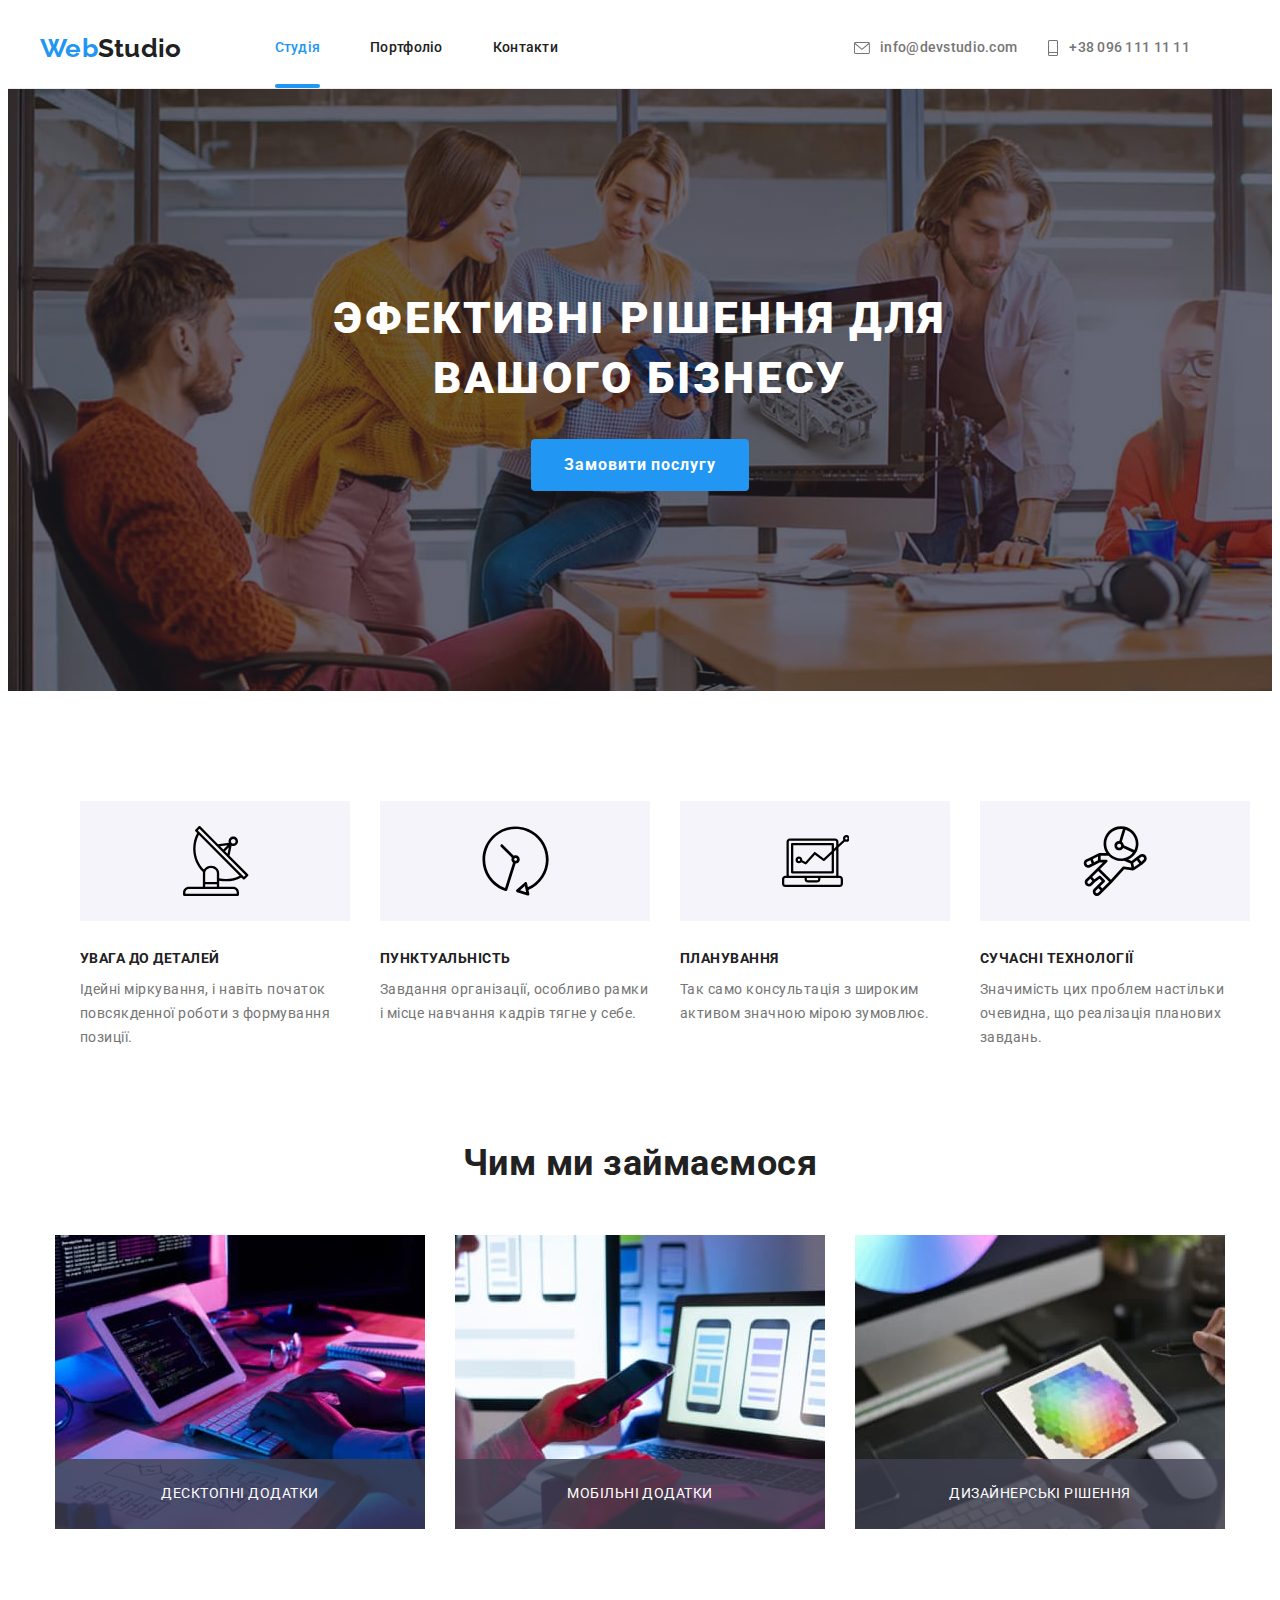
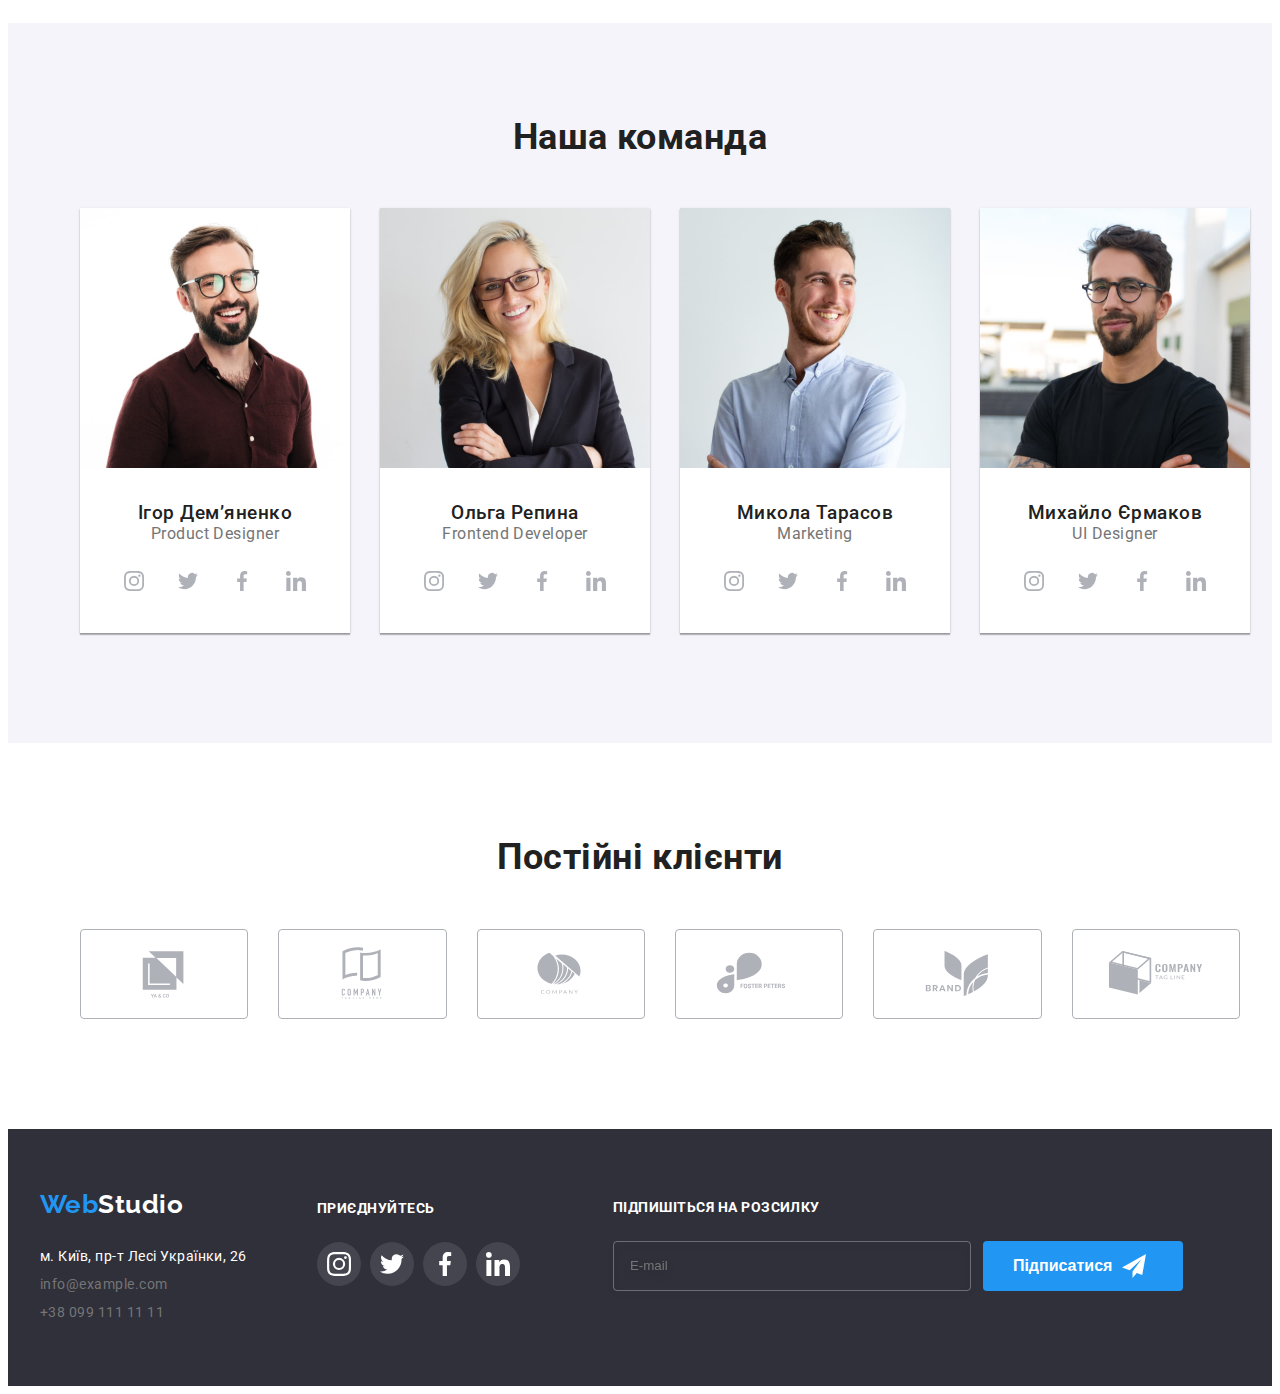
<file: index.html>
<!DOCTYPE html>
<html lang="uk">
<head>
    <meta charset="UTF-8">
    <meta http-equiv="X-UA-Compatible" content="IE=edge">
    <meta name="viewport" content="width=device-width, initial-scale=1.0">
    <title>Document</title>
<link rel="preconnect" href="https://fonts.googleapis.com">
<link rel="preconnect" href="https://fonts.gstatic.com" crossorigin>
<link href="https://fonts.googleapis.com/css2?family=Raleway:wght@700&family=Roboto:wght@400;500;700;900&display=swap" rel="stylesheet">
<link
      rel="stylesheet"
      href="https://cdnjs.cloudflare.com/ajax/libs/modern-normalize/1.1.0/modern-normalize.min.css"
      integrity="sha512-wpPYUAdjBVSE4KJnH1VR1HeZfpl1ub8YT/NKx4PuQ5NmX2tKuGu6U/JRp5y+Y8XG2tV+wKQpNHVUX03MfMFn9Q=="
      crossorigin="anonymous"
      referrerpolicy="no-referrer">

<link rel="stylesheet" href="./css/main.min.css">
</head>

   <!-- HEADER -->
   <header class="header">
   
    <nav class="navigation container">
     <a  href="./index.html" class="logo"> 
        <span class="logo__partone">Web</span>Studio</a>
      <ul class="menu">
        <li class="menu__current" ><a href="./index.html" class="menu__current-list">Студія</a> </li>
        <li class="menu__nav"><a href="./portfolio.html" class="menu__link">Портфоліо</a> </li>
        <li class= "menu__nav"><a href="#" class="menu__link">Контакти</a> </li>
      </ul>
   
   <ul class="email-tel">
          <li class="email-tel__list">
            <a href="mailto:info@devstudio.com" class="email-tel__contact">
              <svg class="email-tel__icon" width="16" height="12">
                <use href="./images/icons.svg#icon-mail"></use>
              </svg>
              info@devstudio.com</a
            >
          </li>
          <li class="email-tel__list">
            <a href="tel:+380961111111" class="email-tel__contact">
              <svg class="email-tel__icon" width="12" height="16">
                <use href="./images/icons.svg#icon-tel"></use>
              </svg>
              +38 096 111 11 11</a
            >
          </li>
        </ul>
    </nav>
  </header>
 <main> 
    <!-- HERO -->
    <section class="hero">
      <h1 class="hero__title" >Эфективні рішення для вашого бізнесу</h1>
      <button type="button" class="hero__button" data-modal-open>Замовити послугу</button>

    
      <div class="backdrop is-hidden " data-modal>
          <div class="modal">
            <button type="button" class="button-close" data-modal-close>
              <svg width="11" height="11">
                <use href="./images/icons.svg#icon-close"></use>
              </svg>
            </button>
            
            <div> 
            <p class="modal-title">Залиште свої дані, ми вам передзвонимо </p>
          <form class="modal-form">
             </div>

            <div class="modal-field"> 
            <label for="user-name" class="modal-lable"><span>Імʼя</span></label>
            <div class="input-wrap"> 
              <input type="text" name="user-name" class="modal-input" required>
            <svg class="modal-icon" width="13" height="13">
                <use href="./images/icons.svg#icon-name"></use>
              </svg>
              </div>
          </div>

            <div class="modal-field"> 
            <label for="user-tel" class="modal-lable"><span>Телефон</span></label>
            <div class="input-wrap"> 
              <input type="tel" name="user-tel" class="modal-input" required>
          <svg class="modal-icon" width="14" height="14">
                <use href="./images/icons.svg#icon-tel2"></use>
              </svg>
          </div>
            </div>

             <div class="modal-field"> 
            <label for="user-email" class="modal-lable"><span class="modal-span">Пошта</span> </label>
            <div class="input-wrap"> 
            <input type="email" name="user-email" class="modal-input" required>
            <svg class="modal-icon" width="18" height="18">
                <use href="./images/icons.svg#icon-mail2"></use>
              </svg>
          </div>
             </div>

            <div class="modal-field"> 
            <label for="user-comment" class="modal-lable"><span>Коментар</span></label>
            <textarea
                  name="comment"
                  id="comment"
                  class="form-comment"
                  placeholder="Введіть текст"
                ></textarea>
              </div>

              <div class="checkbox-field"> 
                  <input
                    type="checkbox"
                    name="checkbox"
                    class="input-check visually-hidden"
                    id="agree"
                  /> <label for="agree" class="checkbox-label"> 
                   Погоджуюся з розсилкою та приймаю 
                  <a href="#" class="checkbox-link">Умови договору</a>
                </label>
                <button type="submit" class="submit">Відправити</button>
              </div>
          </form>
          </div>
        </div>
    </section>

    <!-- OUR ADVANTAGES -->
    <section class="section"> 
      <div class="container"> 
      <h2 class="visually-hidden">Наші переваги</h2>
        
      <ul class="advantages">

          <li class="advantages__list"> 
            <div class="advantages__container"> 
              
                <svg class="advantages__icon" width="67" height="70">
                  <use href="./images/icons.svg#icon-Vector1">   </use>
          </svg>
       
        </div> 
          <h3 class="advantages__caption">Увага до деталей</h3> 
          <p class="advantages__text">Ідейні міркування, і навіть початок повсякденної роботи з формування позиції.</p>
          </li>

          <li class="advantages__list">
            <div class="advantages__container"> 
             
                <svg class="advantages__icon" width="67" height="70">
                  <use href="./images/icons.svg#icon-Vector2"></use></svg>
         
              </div>
            <h3 class="advantages__caption"> Пунктуальність</h3>
            <p class="advantages__text">Завдання організації, особливо рамки і місце навчання кадрів тягне у себе.</p>
          </li>

          <li class="advantages__list"> 
            <div class="advantages__container"> 
              
                <svg class="advantages__icon" width="67" height="70">
                  <use href="./images/icons.svg#icon-Vector3">    </use></svg>
            
            </div>
            <h3 class="advantages__caption">Планування</h3> 
            <p class="advantages__text">Так само консультація з широким активом значною мірою зумовлює.</p>
        </li>

        <li class="advantages__list">
          <div class="advantages__container"> 
            
                <svg class="advantages__icon" width="67" height="70">
            <use href="./images/icons.svg#icon-Vector4">    </use></svg> 
         
          </div>
            <h3 class="advantages__caption"> Сучасні технології</h3>
            <p class="advantages__text"> Значимість цих проблем настільки очевидна, що реалізація планових завдань.</p>
        </li>

      </ul>
        </div>
    </section>

    <!--------------- WORK ------------------ -->
    <section class="section-work"> 
      <div class="container"> 
      <h2 class="work__caption">Чим ми займаємося</h2>
      
      <ul class="work__list">
        <li class="work__image">
          <img class="image"
            src="./images/tab_work.jpg"
            alt="Людина працює на компʼютері"
            height="294"
            width="370">
            
            <div class="work__text"> 
            <p class="work__description"> Десктопні додатки</p>
        </div>
          </li>

       <li class="work__image">
          <img class="image"
            src="./images/phone_leptop.jpg"
            alt="Дівчина тримає телефон"
            height="294"
            width="370">
            <div class="work__text"> 
            <p class="work__description"> Мобільні додатки</p>
        </div>
        </li>
        <li class="work__image">
          <img class="image"
            src="./images/tab.jpg"
            alt="Людина підбирає кольори на планшеті"
            height="294"
            width="370">
            <div class="work__text"> 
            <p class="work__description"> Дизайнерські рішення</p>
        </div>
        </li>
      </ul>
      </div>
    </section>
    <!-- OUR TEAM -->
      <section class="section-team"> 
        <div class="container"> 
        <h2 class="team-caption">Наша команда</h2>
      <ul class="team">
        <li class="team-list">
          <img src="./images/team1.jpg" 
          alt="Product Designer" 
          width="270" 
          height="260" >
          <h3 class="team-list-caption">Ігор Демʼяненко</h3>
          <p lang="en" class="team-list-text">Product Designer</p>
        <ul class="team-soc-list"> 
        <li class="team-soc-item"> <a href "" class="team-soc-link">
          <svg class="team-soc-icon" width="20" height="20">
            <use href="./images/icons.svg#icon-instagram">    </use>
          </svg> </a>
        </li>
        <li class="team-soc-item"> <a href "" class="team-soc-link">
          <svg class="team-soc-icon" width="20" height="20">
            <use href="./images/icons.svg#icon-twitter">    </use>
          </svg> </a>
        </li>
        <li class="team-soc-item"> <a href "" class="team-soc-link">
          <svg class="team-soc-icon" width="20" height="20">
            <use href="./images/icons.svg#icon-facebook">    </use>
          </svg> </a>
        </li>
        <li class="team-soc-item"> <a href "" class="team-soc-link">
          <svg class="team-soc-icon" width="20" height="20">
            <use href="./images/icons.svg#icon-linkedin">    </use>
          </svg> </a>
        </li>    
      </ul>
        </li>

        <li class="team-list">
          <img src="./images/team2.jpg" 
          alt="Frontend Developer" 
          width="270"
           height="260">
          <h3 class="team-list-caption">Ольга Репина</h3>
          <p lang="en" class="team-list-text">Frontend Developer</p>

          <ul class="team-soc-list"> 
        <li class="team-soc-item"> <a href "" class="team-soc-link">
          <svg class="team-soc-icon" width="20" height="20">
            <use href="./images/icons.svg#icon-instagram">    </use>
          </svg> </a>
        </li>
        <li class="team-soc-item"> <a href "" class="team-soc-link">
          <svg class="team-soc-icon" width="20" height="20">
            <use href="./images/icons.svg#icon-twitter">    </use>
          </svg> </a>
        </li>
        <li class="team-soc-item"> <a href "" class="team-soc-link">
          <svg class="team-soc-icon" width="20" height="20">
            <use href="./images/icons.svg#icon-facebook">    </use>
          </svg> </a>
        </li>
        <li class="team-soc-item"> <a href "" class="team-soc-link">
          <svg class="team-soc-icon" width="20" height="20">
            <use href="./images/icons.svg#icon-linkedin">    </use>
          </svg> </a>
        </li>    
      </ul>
        </li>
        <li class="team-list">
          <img src="./images/team3.jpg" 
          alt="Marketing"
           width="270" 
           height="260">
          <h3 class="team-list-caption">Микола Тарасов</h3>
          <p lang="en" class="team-list-text">Marketing</p>
          <ul class="team-soc-list"> 
        <li class="team-soc-item"> <a href "" class="team-soc-link">
          <svg class="team-soc-icon" width="20" height="20">
            <use href="./images/icons.svg#icon-instagram">    </use>
          </svg> </a>
        </li>
        <li class="team-soc-item"> <a href "" class="team-soc-link">
          <svg class="team-soc-icon" width="20" height="20">
            <use href="./images/icons.svg#icon-twitter">    </use>
          </svg> </a>
        </li>
        <li class="team-soc-item"> <a href "" class="team-soc-link">
          <svg class="team-soc-icon" width="20" height="20">
            <use href="./images/icons.svg#icon-facebook">    </use>
          </svg> </a>
        </li>
        <li class="team-soc-item"> <a href "" class="team-soc-link">
          <svg class="team-soc-icon" width="20" height="20">
            <use href="./images/icons.svg#icon-linkedin">    </use>
          </svg> </a>
        </li>    
      </ul>
        </li>
        <li class="team-list">
          <img src="./images/team4.jpg" 
          alt="UI Designer"
           width="270"
           height="260" >
          <h3 class="team-list-caption">Михайло Єрмаков</h3>
          <p lang="en" class="team-list-text">UI Designer</p>
          
          <ul class="team-soc-list"> 
        <li class="team-soc-item"> <a href "" class="team-soc-link">
          <svg class="team-soc-icon" width="20" height="20">
            <use href="./images/icons.svg#icon-instagram">    </use>
          </svg> </a>
        </li>
        <li class="team-soc-item"> <a href "" class="team-soc-link">
          <svg class="team-soc-icon" width="20" height="20">
            <use href="./images/icons.svg#icon-twitter">    </use>
          </svg> </a>
        </li>
        <li class="team-soc-item"> <a href "" class="team-soc-link">
          <svg class="team-soc-icon" width="20" height="20">
            <use href="./images/icons.svg#icon-facebook">    </use>
          </svg> </a>
        </li>
        <li class="team-soc-item"> <a href "" class="team-soc-link">
          <svg class="team-soc-icon" width="20" height="20">
            <use href="./images/icons.svg#icon-linkedin">    </use>
          </svg> </a>
        </li>    
      </ul>
        </li>
      </ul>
      </div>
    </section>
    <section class="section">
      <div class="container"> 
        <h3 class="team-caption"> Постійні клієнти</h3>
        <ul class="list-customers">
          <li class="item-customers"> <a href="" class="link-customers"> <svg class="customers-icon" width="106" height="60">
            <use href="./images/icons.svg#icon-Logo1">    </use>
          </svg> </a> </li>
        <li class="item-customers"> <a href="" class="link-customers"> <svg class="customers-icon" width="106" height="60">
            <use href="./images/icons.svg#icon-Logo2">    </use>
          </svg> </a> </li>
        <li class="item-customers"> <a href="" class="link-customers"> <svg class="customers-icon" width="106" height="60">
            <use href="./images/icons.svg#icon-Logo3">    </use>
          </svg> </a> </li>
        <li class="item-customers"> <a href="" class="link-customers"> <svg class="customers-icon" width="106" height="60">
            <use href="./images/icons.svg#icon-Logo4">    </use>
          </svg> </a> </li>
        <li class="item-customers"> <a href="" class="link-customers"> <svg class="customers-icon" width="106" height="60">
            <use href="./images/icons.svg#icon-Logo5">    </use>
          </svg> </a> </li>
        <li class="item-customers"> <a href="" class="link-customers"> <svg class="customers-icon" width="106" height="60">
            <use href="./images/icons.svg#icon-Logo6">    </use>
          </svg> </a> </li>
        </ul> 
        
      </div>

    </section>
  </main>
    <!-- FOOTER -->
  <footer class="footer">
    <div class="container footer-contact">
      <div> 
       <a href="./index.html" class="logo__footer"> 
        <span class="logo__partone">Web</span>Studio</a> 
     <address> 
      <ul class="item">
        <li> <a href="https://goo.gl/maps/CPtrU1FHBa2aNyZL9" 
        target="_blank" 
        rel="noopener noreferrer nofollow" class="item-address">м. Київ, пр-т Лесі Українки, 26</a> 
      </li>
        <li>
      <a href="mailto:info@example.ua" class="item-mail">info@example.com</a> 
    </li>
      <li>
        <a href="tel:+14251234563" class="item-tel">+38 099 111 11 11</a>
      </li>
      </ul>
    </address>
   </div>
    <div class="invite-footer">
      <h4 class="invite">Приєднуйтесь</h4> 
    <ul class="footer-soc-list"> 
        <li class="footer-soc-item"> <a href "" class="footer-soc-link">
          <svg class="footer-soc-icon" width="24" height="24">
            <use href="./images/icons.svg#icon-instagram">    </use>
          </svg> </a>
        </li>
        <li class="footer-soc-item"> <a href "" class="footer-soc-link">
          <svg class="footer-soc-icon" width="24" height="24">
            <use href="./images/icons.svg#icon-twitter">    </use>
          </svg> </a>
        </li>
        <li class="footer-soc-item"> <a href "" class="footer-soc-link">
          <svg class="footer-soc-icon" width="24" height="24">
            <use href="./images/icons.svg#icon-facebook">    </use>
          </svg> </a>
        </li>
        <li class="footer-soc-item"> <a href "" class="footer-soc-link">
          <svg class="footer-soc-icon" width="24" height="24">
            <use href="./images/icons.svg#icon-linkedin">    </use>
          </svg> </a>
        </li>    
      </ul>
      </div>
       <form class="footer-form">
          <div class="footer-email-container">
            <h3 class="footer-title">Підпишіться на розсилку</h3>
            <label>
              <input
                type="email"
                name="footer-email"
                placeholder="E-mail"
                class="footer-input"
              />
            </label>
          </div>
          <button class="button-subscribe">
            Підписатися
            <svg width="24" height="24" class="button-icon">
              <use href="./images/icons.svg#icon-send"></use>
            </svg>
          </button>
        </form>
    </div>
  </footer>
   <script src="./js/modal.js"></script>
</body>
</html>
</file>
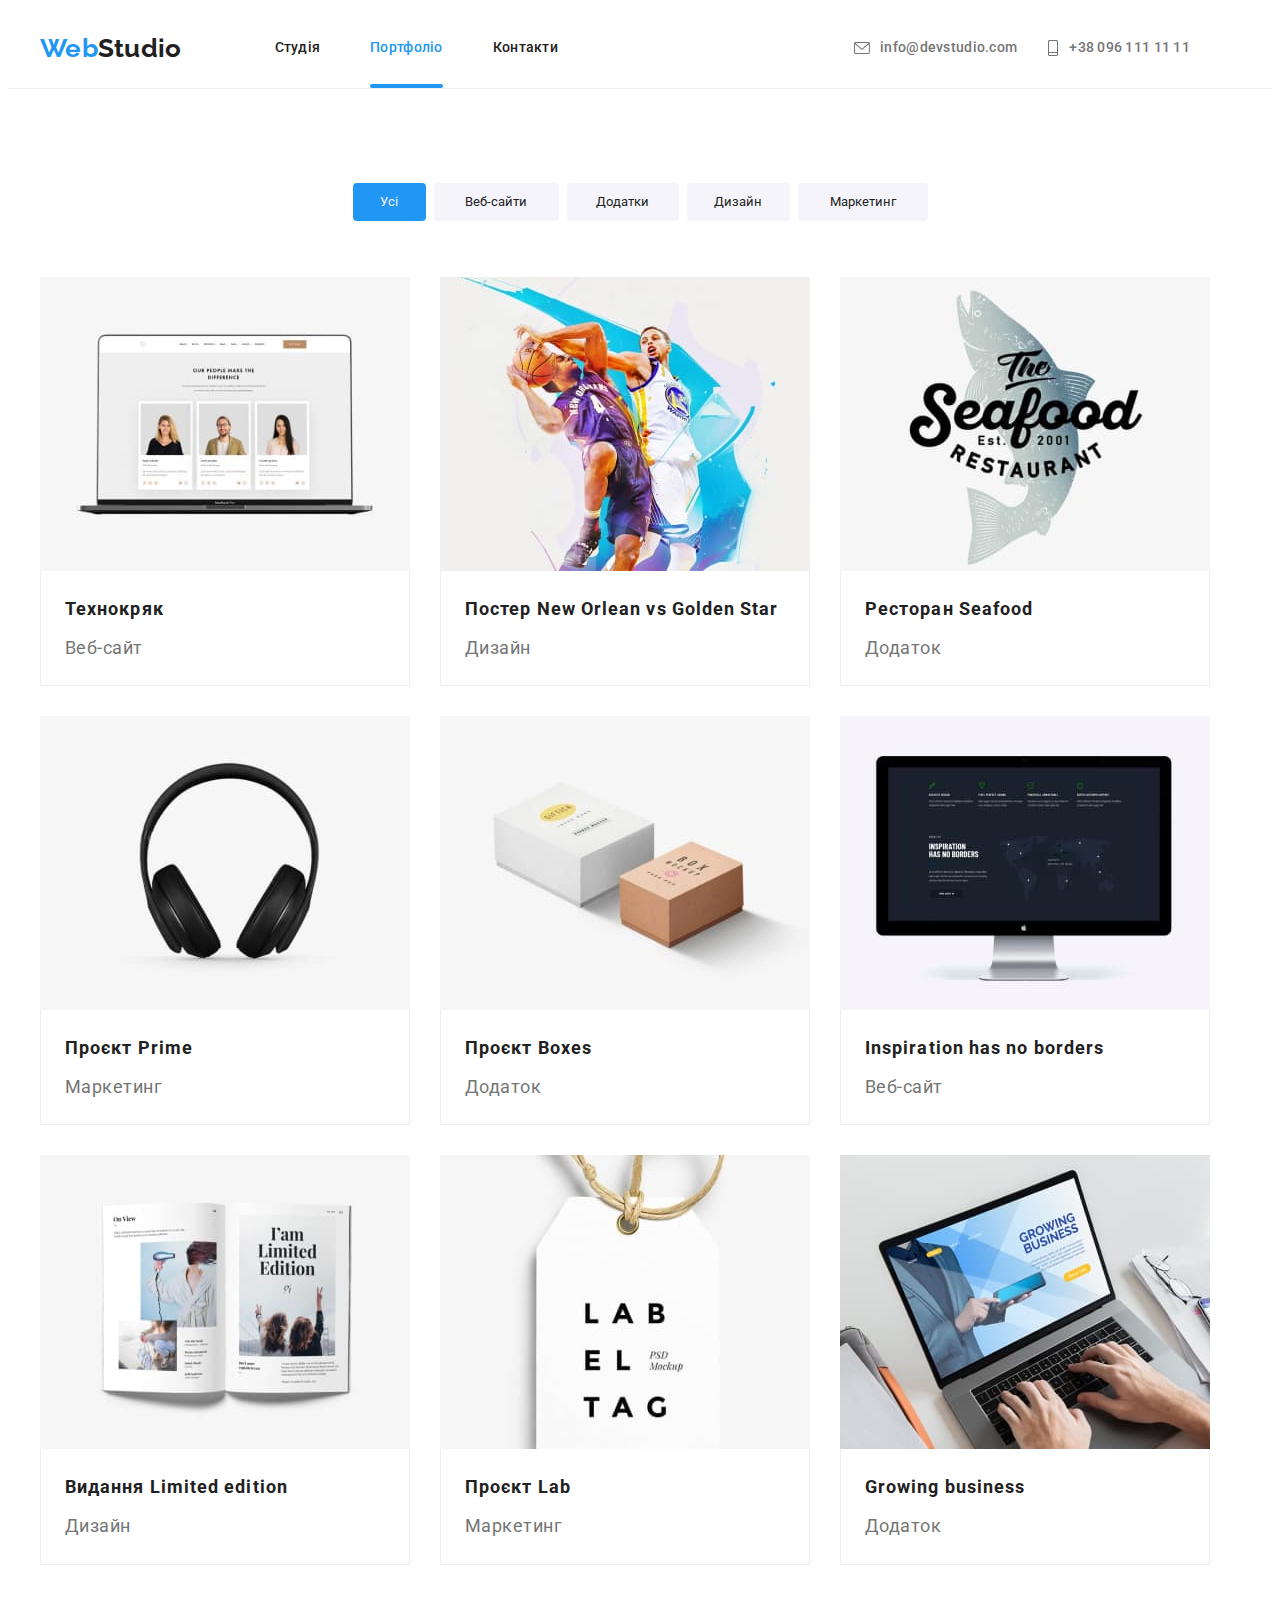
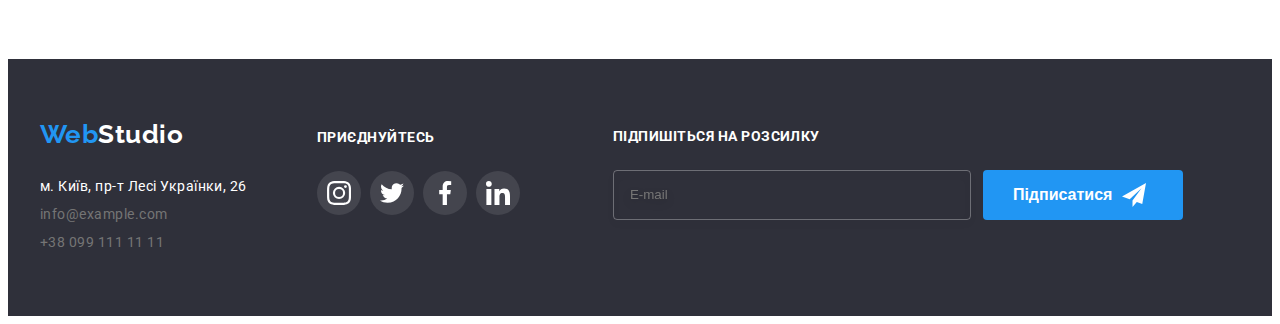
<file: portfolio.html>
<!DOCTYPE html>
<html lang="uk">
<head>
    <meta charset="UTF-8">
    <meta http-equiv="X-UA-Compatible" content="IE=edge">
    <meta name="viewport" content="width=device-width, initial-scale=1.0">
    <title>Document</title>
    
    <link rel="preconnect" href="https://fonts.googleapis.com">
<link rel="preconnect" href="https://fonts.gstatic.com" crossorigin>
<link href="https://fonts.googleapis.com/css2?family=Raleway:wght@700&family=Roboto:wght@400;500;700;900&display=swap" rel="stylesheet">
<link
      rel="stylesheet"
      href="https://cdnjs.cloudflare.com/ajax/libs/modern-normalize/1.1.0/modern-normalize.min.css"
      integrity="sha512-wpPYUAdjBVSE4KJnH1VR1HeZfpl1ub8YT/NKx4PuQ5NmX2tKuGu6U/JRp5y+Y8XG2tV+wKQpNHVUX03MfMFn9Q=="
      crossorigin="anonymous"
      referrerpolicy="no-referrer">
  
    <link rel="stylesheet" href="./css/main.min.css">
</head>
<body>
  <!-- HEADER -->
    <header class="header">
   
    <nav class="navigation container">
      <a  href="./index.html" class="logo"> 
        <a  href="./index.html" class="logo"> 
        <span class="logo__partone">Web</span>Studio</a>
       <ul class="menu">
        <li class="menu__nav" ><a href="./index.html" class="menu__link">Студія</a> </li>
        <li class="menu__current"><a href="./portfolio.html" class="menu__current-list">Портфоліо</a> </li>
         <li class= "menu__nav"><a href="#" class="menu__link">Контакти</a> </li>
      </ul>
  
       <ul class="email-tel">
          <li class="email-tel__list">
            <a href="mailto:info@devstudio.com" class="email-tel__contact">
              <svg class="email-tel__icon" width="16" height="12">
                <use href="./images/icons.svg#icon-mail"></use>
              </svg>
              info@devstudio.com</a
            >
          </li>
          <li class="email-tel__list">
            <a href="tel:+380961111111" class="email-tel__contact">
              <svg class="email-tel__icon" width="12" height="16">
                <use href="./images/icons.svg#icon-tel"></use>
              </svg>
              +38 096 111 11 11</a
            >
          </li>
        </ul>
    </nav>
  </header>
  <main>
    
    <!-- OUR PROJECT -->
      <section class="section"> 
        <div class="container"> 
          <h1 class="visually-hidden">Наші проєкти</h1>
<ul class="list-button">       
            <li><button type="button" class="button-project-all">Усі</button> </li> 
            <li><button type="button" class="button-project prime">Веб-сайти</button></li> 
            <li><button type="button" class="button-project second">Додатки</button></li>
            <li><button type="button" class="button-project third">Дизайн</button></li>
            <li><button type="button" class="button-project fourth">Маркетинг</button></li>
</ul>  
        
        
        
<ul class="list-project">

    <li class="image-list">  
      <a href="" class="link-project"> 
        <div class="description"> 
      <img class="image" src="./images/project-technok.jpg" 
          alt="проєкт веб-сайту" 
          width="370"
          height="294">
           <div class="project-paragraph"> 
             <p >
                      Ресурс пропонує комплексні пропозиції з різним 
                      рівнем функціоналу та сервісів. Все це дозволить
                       відвідувачу отримати вичерпні відомості про 
                       компанію чи приватну особу.
                    </p>
           </div>
       </div>
       <div class="about-project"> 
          <h2 class="caption-project">Технокряк</h2>
          <p class="text-project">Веб-сайт</p>
</div>
        </a>
        </li>

        


    <li class="image-list"> 
     <a href="" class="link-project"> 
      <div class="description"> 
      <img class="image" src="./images/project-disigne.jpg" 
          alt="проєкт дизайну постера" 
          width="370"
           height="294">
          <div class="project-paragraph"> 
             <p >
                      Ресурс пропонує комплексні пропозиції з різним 
                      рівнем функціоналу та сервісів. Все це дозволить
                      відвідувачу отримати вичерпні відомості про 
                      компанію чи приватну особу.
                    </p>
           </div>
             </div>  
             <div class="about-project"> 
           <h2 class="caption-project">Постер New Orlean vs Golden Star</h2> 
          <p class="text-project">Дизайн</p>
             </div>
        </a>
        </li>

    <li class="image-list"> <a href="" class="link-project"> 
     <div class="description"> 
      <img class="image" src="./images/project-seafood.jpg" 
          alt="проєкт додатку ресторана" 
          width="370"
           height="294">
           <div class="project-paragraph"> 
             <p >
                      Ресурс пропонує комплексні пропозиції з різним 
                      рівнем функціоналу та сервісів. Все це дозволить
                      відвідувачу отримати вичерпні відомості про 
                      компанію чи приватну особу.
                    </p>
           </div></div>
           <div class="about-project"> 
           <h2 class="caption-project">Ресторан Seafood</h2>
          <p class="text-project">Додаток</p>
           </div>
          </a>
        </li>

    <li class="image-list"> <a href="" class="link-project"> 
      <div class="description"> 
      <img class="image" src="./images/project-prime.jpg" 
          alt="проєкт маркетингу" 
          width="370"
           height="294">
           <div class="project-paragraph"> 
             <p >
                      Ресурс пропонує комплексні пропозиції з різним 
                      рівнем функціоналу та сервісів. Все це дозволить
                      відвідувачу отримати вичерпні відомості про 
                      компанію чи приватну особу.
                    </p>
           </div> </div>
           <div class="about-project"> 
          <h2 class="caption-project">Проєкт Prime</h2> 
          <p class="text-project">Маркетинг</p>
           </div>
          </a>
        </li>

    <li class="image-list">
      <a href="" class="link-project"> 
         <div class="description"> 
      <img class="image" src="./images/project-boxes.jpg" 
          alt="проєкт додатку коробок" 
          width="370"
          height="294">
           <div class="project-paragraph"> 
             <p >
                      Ресурс пропонує комплексні пропозиції з різним 
                      рівнем функціоналу та сервісів. Все це дозволить
                      відвідувачу отримати вичерпні відомості про 
                      компанію чи приватну особу.
                    </p>
           </div>   </div>
           <div class="about-project"> 
      <h2 class="caption-project"> Проєкт Boxes </h2>
          <p class="text-project">Додаток</p> 
           </div>
        </a> 
        </li>

    <li class="image-list"> 
      <a href="" class="link-project"> 
        <div class="description"> 
      <img class="image" src="./images/project-inspiration.jpg" 
          alt="проєкт веб-сайту" 
          width="370"
           height="294">
           <div class="project-paragraph"> 
             <p >
                      Ресурс пропонує комплексні пропозиції з різним 
                      рівнем функціоналу та сервісів. Все це дозволить
                      відвідувачу отримати вичерпні відомості про 
                      компанію чи приватну особу.
                    </p>
           </div>    </div>
           <div class="about-project"> 
          <h2 lang="en" class="caption-project">Inspiration has no borders</h2>
          <p class="text-project">Веб-сайт</p> 
           </div>
        </a>
        </li>

    <li class="image-list"> 
      <a href="" class="link-project"> 
      <div class="description"> 
      <img class="image" src="./images/project-edition.jpg" 
          alt="проєкт дизайну видання" 
          width="370"
           height="294">
           <div class="project-paragraph"> 
             <p >
                      Ресурс пропонує комплексні пропозиції з різним 
                      рівнем функціоналу та сервісів. Все це дозволить
                      відвідувачу отримати вичерпні відомості про 
                      компанію чи приватну особу.
                    </p>
           </div> </div>
           <div class="about-project"> 
          <h2 class="caption-project">Видання Limited edition</h2> 
          <p class="text-project">Дизайн</p>
           </div>
          </a>
        </li>

    <li class="image-list"> <a href="" class="link-project"> 
       <div class="description"> 
      <img class="image" src="./images/project-lab.jpg" 
          alt="проєкт маркетингу" 
          width="370"
           height="294">
          <div class="project-paragraph"> 
             <p >
                      Ресурс пропонує комплексні пропозиції з різним 
                      рівнем функціоналу та сервісів. Все це дозволить
                      відвідувачу отримати вичерпні відомості про 
                      компанію чи приватну особу.
                    </p>
           </div>   </div>
           <div class="about-project"> 
          <h2 class="caption-project">Проєкт Lab</h2> 
          <p class="text-project">Маркетинг</p>
           </div>
          </a>
        </li>

    <li class="image-list"> <a href="" class="link-project"> 
      <div class="description"> 
      <img class="image" src="./images/project-business.jpg" 
          alt="проєкт додатку розвитку бізнесу" 
          width="370"
          height="294">
           <div class="project-paragraph"> 
             <p >
                      Ресурс пропонує комплексні пропозиції з різним 
                      рівнем функціоналу та сервісів. Все це дозволить
                      відвідувачу отримати вичерпні відомості про 
                      компанію чи приватну особу.
                    </p>
           </div> </div>
           <div class="about-project"> 
          <h2 lang="en" class="caption-project">Growing business</h2>
          <p class="text-project">Додаток</p>
           </div>
          </a>
        </li>  

      </ul>
        
        </section>
  </main>


  <!-- FOOTER -->
 <footer class="footer">
    <div class="container footer-contact">
      <div> 
      <a href="./index.html" class="logo__footer"> 
        <span class="logo__partone">Web</span>Studio</a> <address> 
      <ul class="item">
        <li> <a href="https://goo.gl/maps/CPtrU1FHBa2aNyZL9" 
        target="_blank" 
        rel="noopener noreferrer nofollow" class="item-address">м. Київ, пр-т Лесі Українки, 26</a> 
      </li>
        <li>
      <a href="mailto:info@example.ua" class="item-mail">info@example.com</a> 
    </li>
      <li>
        <a href="tel:+14251234563" class="item-tel">+38 099 111 11 11</a>
      </li>
      </ul>
    </address>
   </div>
    <div class="invite-footer">
      <h4 class="invite">Приєднуйтесь</h4> 
    <ul class="footer-soc-list"> 
        <li class="footer-soc-item"> <a href "" class="footer-soc-link">
          <svg class="footer-soc-icon" width="24" height="24">
            <use href="./images/icons.svg#icon-instagram">    </use>
          </svg> </a>
        </li>
        <li class="footer-soc-item"> <a href "" class="footer-soc-link">
          <svg class="footer-soc-icon" width="24" height="24">
            <use href="./images/icons.svg#icon-twitter">    </use>
          </svg> </a>
        </li>
        <li class="footer-soc-item"> <a href "" class="footer-soc-link">
          <svg class="footer-soc-icon" width="24" height="24">
            <use href="./images/icons.svg#icon-facebook">    </use>
          </svg> </a>
        </li>
        <li class="footer-soc-item"> <a href "" class="footer-soc-link">
          <svg class="footer-soc-icon" width="24" height="24">
            <use href="./images/icons.svg#icon-linkedin">    </use>
          </svg> </a>
        </li>    
      </ul>
      </div>
      <form class="footer-form">
          <div class="footer-email-container">
            <h3 class="footer-title">Підпишіться на розсилку</h3>
            <label>
              <input
                type="email"
                name="footer-email"
                placeholder="E-mail"
                class="footer-input"
              />
            </label>
          </div>
          <button class="button-subscribe">
            Підписатися
            <svg width="24" height="24" class="button-icon">
              <use href="./images/icons.svg#icon-send"></use>
            </svg>
          </button>
        </form>
    </div>
  </footer>
</body>
</html>
</file>
<file: css/main.min.css>
p,h1,h2,h3,h4,h5,h6{padding:0px;margin:0px}ul{list-style:none}a{text-decoration:none}html{box-sizing:border-box}*,*::before,*::after{box-sizing:inherit}body{color:var(--primary-text-color);background-color:#fff;font-family:"Roboto",sans-serif;letter-spacing:.03em}:root{--accent-color: #2196f3;--primary-text-color: rgba(33, 33, 33, 1);--transition-timing-function: cubic-bezier(0.4, 0, 0.2, 1);--transition-duration: 250ms}.container{width:1230px;padding-left:15px;padding-right:15px;margin-right:auto;margin-left:auto;align-items:center}.section{padding-top:94px;padding-bottom:94px}.logo{font-family:"Raleway",sans-serif;font-size:26px;line-height:1.19;font-weight:700;display:inline-block;color:#212121}.logo__partone{color:#2196f3;display:inline-block}.logo__footer{font-family:"Raleway",sans-serif;font-size:26px;line-height:1.19;font-weight:700;display:inline-block;color:#fff}.backdrop{position:fixed;top:0;left:0;width:100%;height:100%;z-index:1;visibility:visible;background-color:rgba(0,0,0,.2);opacity:1;transition:opacity var(--transition-duration) linear,visibility var(--transition-duration) linear}.backdrop.is-hidden{opacity:0;pointer-events:none;visibility:hidden}.backdrop.is-hidden .modal{transform:translate(-50%, -50%) scale(0.9)}.modal{position:absolute;top:50%;left:50%;width:528px;height:581px;transform:translate(-50%, -50%) scale(1);transition:transform var(--transition-duration) linear;box-shadow:0px 1px 3px rgba(0,0,0,.12),0px 1px 1px rgba(0,0,0,.14),0px 2px 1px rgba(0,0,0,.2);border-radius:4px;background-color:#fff;padding:40px}.modal-title{width:448px;height:23px;font-family:"Roboto";font-style:normal;font-weight:700;font-size:20px;line-height:23px;text-align:center;letter-spacing:.03em;margin-bottom:12px;margin-top:0px}.modal-input{width:100%;height:40px;border:1px solid rgba(33,33,33,.2);border-radius:4px;margin-bottom:10px;font-size:12px;color:rgba(117,117,117,.5);padding-left:14px}.modal-input::-moz-placeholder{font-size:12px;color:brown}.modal-input:-ms-input-placeholder{font-size:12px;color:brown}.modal-input::placeholder{font-size:12px;color:brown}.modal-input:focus~.modal-icon{fill:var(--accent-color);transition-duration:var(--transition-duration);transition-timing-function:var(--transition-timing-function)}.modal-input:hover~.modal-icon{fill:var(--accent-color);transition-duration:var(--transition-duration);transition-timing-function:var(--transition-timing-function)}.modal-input:focus,.modal-input:hover{border:1px solid var(--accent-color);outline:0;transition-duration:var(--transition-duration);transition-timing-function:var(--transition-timing-function)}.modal-field{text-align:left}.checkbox-field{text-align:center}.input-wrap{position:relative}.modal-icon{position:absolute;right:420px;top:5px;transform:translateY(50%)}.modal-input::-moz-placeholder{font-weight:400;font-size:12px;line-height:14px;letter-spacing:.01em;color:rgba(117,117,117,.5);margin-top:4px}.modal-input:-ms-input-placeholder{font-weight:400;font-size:12px;line-height:14px;letter-spacing:.01em;color:rgba(117,117,117,.5);margin-top:4px}.modal-input::placeholder{font-weight:400;font-size:12px;line-height:14px;letter-spacing:.01em;color:rgba(117,117,117,.5);margin-top:4px}.modal-lable span{display:inline-block;font-size:12px;margin-bottom:4px}input.modal-input{padding-left:40px;margin-bottom:5px}.form-comment{width:100%;height:120px;border:1px solid rgba(33,33,33,.2);border-radius:4px;resize:none;padding:12px 16px;font-weight:normal;font-size:12px;line-height:1.16;letter-spacing:.01em}.form-comment::-moz-placeholder{color:rgba(117,117,117,.5)}.form-comment:-ms-input-placeholder{color:rgba(117,117,117,.5)}.form-comment::placeholder{color:rgba(117,117,117,.5)}.form-comment:focus,.form-comment:hover{border:1px solid var(--accent-color);outline:0;transition-duration:var(--transition-duration);transition-timing-function:var(--transition-timing-function)}.form-comment:not(:-moz-placeholder-shown){color:#212121}.form-comment:not(:-ms-input-placeholder){color:#212121}.form-comment:not(:placeholder-shown){color:#212121}.button-close{position:absolute;top:8px;right:8px;width:30px;height:30px;display:flex;align-items:center;justify-content:center;padding:0;border-radius:50%;border:1px solid rgba(0,0,0,.1);background-color:#fff;cursor:pointer}.button-close:hover,.button-close:focus{fill:var(--accent-color)}.modal-lable{font-size:12px;color:#757575}.checkbox-label{font-weight:normal;font-size:14px;line-height:1.71;color:var(--primary-text-color);margin-bottom:30px;margin-top:20px;align-items:center;justify-content:center;display:flex}.checkbox-label::before{content:"";width:16px;height:15px;border:2px solid #000;border-radius:3px;display:block;margin-right:7px}.input-check:checked+.checkbox-label::before{background-color:var(--accent-color);border:none;background-image:url(../images/check.svg);background-position:center;background-repeat:no-repeat}.input-check:focus+.checkbox-label::before{border-color:var(--accent-color)}.checkbox-icon{width:16px;height:15px;border-radius:2px;border:2px solid var(--secondary-text-color);margin-right:8px;margin-bottom:4px}.checkbox-link{color:var(--accent-color);margin-left:4px;text-decoration:underline}.submit{width:200px;height:50px;margin-bottom:50px;background:#2196f3;box-shadow:0px 4px 4px rgba(0,0,0,.15);border-radius:4px;border:1px solid rgba(0,0,0,0);color:#fff}.header{padding-top:24;padding-bottom:25;border-bottom:1px solid #ececec}.navigation{font-style:Medium;font-size:14px;line-height:1.14;letter-spacing:.02em;font-weight:500;display:flex}.menu{display:flex;margin-right:auto;margin-left:0px;padding-left:93px;margin-top:0px;margin-bottom:0px;gap:50px;align-items:center}.menu__current-list{color:var(--accent-color);position:relative}.menu__current{color:#2196f3;cursor:pointer}.menu__current-list{color:#2196f3;display:block;padding-top:32px;padding-bottom:32px}.menu .menu__current-list::after{content:"";display:inline-block;width:100%;height:4px;position:absolute;left:0;bottom:-1px;top:76px;background-color:currentColor;border-radius:2px}.menu__nav .menu__link{color:#212121;display:block;padding-top:32px;padding-bottom:32px;transition-property:transform;transition-duration:var(--transition-duration);transition-timing-function:var(--transition-timing-function)}.menu__nav .menu__link:hover,.menu__nav .menu__link:focus{color:#2196f3;cursor:pointer}.email-tel{display:flex;margin-left:auto;align-items:center;padding-right:50px;gap:30px}.email-tel__list:hover .email-tel__icon,.email-tel__list:focus .email-tel__icon{fill:var(--accent-color)}.email-tel__icon{fill:#757575;margin-right:10px;transition:fill var(--transition-duration) var(--transition-timing-function)}.email-tel__contact{text-decoration:none;letter-spacing:.02em;font-weight:500;font-size:14px;line-height:1.14;display:flex;align-items:center;transition:color var(--transition-duration) var(--transition-timing-function);color:#757575}.email-tel__contact:hover,.email-tel__contact:focus{color:var(--accent-color)}.hero{background-color:#2f303a;text-align:center;padding-top:200px;padding-bottom:200px;background-image:linear-gradient(rgba(47, 48, 58, 0.4), rgba(47, 48, 58, 0.4)),url(../images/hero-bg.jpg);background-repeat:no-repeat;background-size:cover;max-width:1600px;margin:0 auto}.hero__title{margin:auto;color:#fff;text-transform:uppercase;font-style:#000;font-size:44px;line-height:1.36;letter-spacing:.06em;font-weight:900;margin-bottom:30px;width:696px}.hero__button{background-color:#2196f3;color:#fff;font-style:Bold;font-size:16px;line-height:1.9;font-family:inherit;border-radius:4px;letter-spacing:.06em;font-weight:700;padding:10px 32px;min-width:216;border:1px solid rgba(0,0,0,0);margin:0,auto;cursor:pointer}.hero__button:hover{box-shadow:0px 4px 4px rgba(0,0,0,.15)}.visually-hidden{position:absolute;white-space:nowrap;width:1px;height:1px;overflow:hidden;border:0;padding:0;clip:rect(0 0 0 0);-webkit-clip-path:inset(50%);clip-path:inset(50%);margin:-1px}.advantages{display:flex;gap:30px;margin-bottom:0px}.advantages__caption{text-transform:uppercase;font-style:Bold;font-size:14px;line-height:1.14;margin-bottom:10px}.advantages__text{color:#757575;font-style:Regular;font-size:14px;line-height:24px}.advantages__container{display:flex;justify-content:center;margin-bottom:30px;align-items:center;width:270px;height:120px;background-color:#f5f4fa}.section-work{padding-top:0px;padding-bottom:94px}.work__caption{text-align:center;font-style:Bold;font-size:36px;line-height:1.16;margin-bottom:50px;margin-top:0px}.work__list{display:flex;gap:30px;padding-left:0px;margin-top:0px;margin-bottom:0px;justify-content:center;align-items:center}.work__image{position:relative;display:flex}.work__text{position:absolute;width:370px;height:70px;background-color:rgba(63,64,80,.8);display:flex;align-items:center;justify-content:center;bottom:0px}.work__description{text-transform:uppercase;font-size:14px;font-weight:700px;color:#fff;line-height:1.14;letter-spacing:3%}.section-team{font-size:16px;line-height:1.19p;padding-top:94px;padding-bottom:94px;background-color:#f5f4fa}.team{display:flex;text-align:center;width:270px}.team-caption{font-style:700;font-size:36px;line-height:1.16;margin-bottom:50px;margin-top:0px;text-align:center}.team-list{margin-right:30px;background-color:#fff;box-shadow:0px 1px 3px rgba(0,0,0,.12),0px 1px 1px rgba(0,0,0,.14),0px 2px 1px rgba(0,0,0,.2)}.team-list:last-child{padding-right:0px;margin-right:0px}.team-list-caption{font-style:Medium;font-weight:500;margin-top:30px;margin-bottom:10}.team-list-text{color:#757575;margin-bottom:16px}.team-soc-item{width:44px;height:44px}.team-soc-link{width:100%;height:100%;border-radius:50%;background-color:#fff;fill:#afb1b8;display:flex;align-items:center;justify-content:center;transition-property:transform;transition-duration:var(--transition-duration);transition-timing-function:var(--transition-timing-function)}.team-soc-link:hover,.team-soc-link:focus{background-color:#2196f3;fill:#fff}.team-soc-link:hover .team-soc-icon{fill:#fff}.team-soc-link:hover .team-soc-icon{background-color:#2196f3}.team-soc-list{display:flex;justify-content:center;gap:10px;padding-left:0px;margin-bottom:30px}.list-customers{display:flex;gap:30px}.item-customers{width:calc((100% - 150px)/6);height:90px}.link-customers{width:100%;height:100%;border:1px solid #afb1b8;border-radius:4px;display:flex;fill:#afb1b8;justify-content:center;align-items:center;transition-property:transform;transition-duration:var(--transition-duration);transition-timing-function:var(--transition-timing-function)}.link-customers:hover,.link-customers:focus{fill:#2196f3;border:1px solid #2196f3}.footer{background-color:#2f303a;font-size:14px;line-height:2;padding-top:60px;padding-bottom:60px}.footer-contact{display:flex}address{font-style:normal}.item{padding-left:0px;margin-top:20px;margin-bottom:0px}.item-address{color:#fff}.item-contact{margin-bottom:9px}.item-mail{color:#757575}.item-tel{color:#757575}.footer-soc-link{width:100%;height:100%;border-radius:100%;background-color:rgba(255,255,255,.1);display:flex;align-items:center;justify-content:center;color:#fff;transition-property:transform;transition-duration:var(--transition-duration);transition-timing-function:var(--transition-timing-function)}.footer-soc-link:hover,.footer-soc-link:focus{background-color:#2196f3}.footer-soc-icon{fill:currentColor}.footer-soc-list{display:flex;justify-content:center;gap:9px;padding-left:0px;margin-bottom:10px;margin-top:20px}.footer-soc-item{width:44px;height:44px;border-radius:4px;fill:#fff}.invite-footer{margin-left:70px;margin-top:0px;margin-bottom:20px}.invite{margin-bottom:25px;margin-top:0px;width:700;font-size:14px;letter-spacing:.03;line-height:1.2;color:#fff;text-transform:uppercase}.footer-form{width:570px;height:86px;display:flex;align-items:flex-end;margin-left:93px;margin-top:0px;padding-top:0px;margin-bottom:20px}.footer-email-container{flex-direction:column;margin-top:0px;padding-top:0px}.footer-title{color:#fff;text-transform:uppercase;font-size:14px;letter-spacing:.3;margin-top:0px;padding-top:0px;margin-bottom:20px}.footer-input{width:358px;height:50px;border:1px solid rgba(255,255,255,.3);filter:drop-shadow(0px 4px 4px rgba(0, 0, 0, 0.15));border-radius:4px;padding-left:16px;margin-right:12px;background-color:inherit;color:#fff;margin-top:0px;padding-top:0px}.button-subscribe{display:flex;align-items:center;padding-left:29px;background-color:#2196f3;color:#fff;width:200px;height:50px;border:1px solid rgba(0,0,0,0);border-radius:4px;font-size:16px;font-weight:bold}.button-subscribe:hover,.button-subscribe:focus{box-shadow:0px 1px 3px rgba(0,0,0,.12),0px 1px 1px rgba(0,0,0,.14),0px 2px 1px rgba(0,0,0,.2)}.button-icon{margin-left:10px}.list-button{font-style:medium;font-size:16px;line-height:2;font-weight:500;display:flex;justify-content:center;padding-left:0;margin-bottom:56px;margin-top:0}.list-button li:not(:last-child){padding-right:8px}.button-project{color:var(--primary-text-color);background-color:#f5f4fa;font-family:inherit;text-align:center;border-radius:4px;padding:6px 22px;border:1px solid rgba(0,0,0,0);cursor:pointer;transition-property:transform;transition-duration:var(--transition-duration);transition-timing-function:var(--transition-timing-function)}.button-project:hover,.button-project:focus{color:#f5f4fa;background-color:#2196f3;box-shadow:0px 3px 1px rgba(0,0,0,.1),0px 1px 2px rgba(0,0,0,.08),0px 2px 2px rgba(0,0,0,.12)}.button-project-all{color:#f5f4fa;background-color:#2196f3;font-family:inherit;text-align:center;border-radius:4px;padding:6px 25px;border:1px solid rgba(0,0,0,0);min-width:73px;height:38px;cursor:pointer;transition-property:transform;transition-duration:var(--transition-duration);transition-timing-function:var(--transition-timing-function)}.prime{min-width:125px;height:38px}.second{min-width:112px;height:38px}.third{min-width:103px;height:38px}.fourth{min-width:130px;height:38px}.list-project{padding-top:0px;padding-left:0px;margin:0px;gap:30px;display:flex;flex-wrap:wrap}.image-list{width:370px}.image-list:hover,.image-list:focus{box-shadow:0px 1px 1px rgba(0,0,0,.12),0px 4px 4px rgba(0,0,0,.06),1px 4px 6px rgba(0,0,0,.16)}.link-project{cursor:pointer}.link-project:hover .description::before,.link-project:focus .description::before{background-color:rgba(33,150,243,.9);transform:translateY(0);transition-duration:var(--transition-duration);transition-timing-function:var(--transition-timing-function)}.link-project:hover,.link-project:focus{box-shadow:0px 1px 1px rgba(0,0,0,.12),0px 4px 4px rgba(0,0,0,.06),1px 4px 6px rgba(0,0,0,.16)}.link-project:hover .project-paragraph,.link-project:focus .project-paragraph{transform:translateY(0);transition-duration:var(--transition-duration);transition-timing-function:var(--transition-timing-function)}.image{display:block;margin:0px;padding:0px;max-width:100%;height:auto}.description{position:relative;overflow:hidden;background-color:rgba(33,150,243,.9)}.description::before{position:absolute;top:0;left:0;width:100%;height:100%;content:"";background-color:rgba(33,150,243,.9);transform:translateY(100%);transition:transform var(--transition-duration) var(--transition-timing-function)}.project-paragraph{position:absolute;margin:0;padding:63px 24px;top:0;left:0;transform:translateY(100%);transition:transform var(--transition-duration) var(--transition-timing-function);font-weight:400;font-size:18px;line-height:1.55;color:#fff}.about-project{border-bottom:1px solid #eee;border-left:1px solid #eee;border-right:1px solid #eee}.caption-project{font-style:bold;font-size:18px;line-height:2;letter-spacing:.06em;padding-top:20px;margin-bottom:4px;margin-top:0px;margin-left:24px;color:#212121}.text-project{color:#757575;font-size:18px;line-height:1.9;margin-bottom:20px;margin-left:24px;margin-top:0px}/*# sourceMappingURL=main.min.css.map */
</file>
